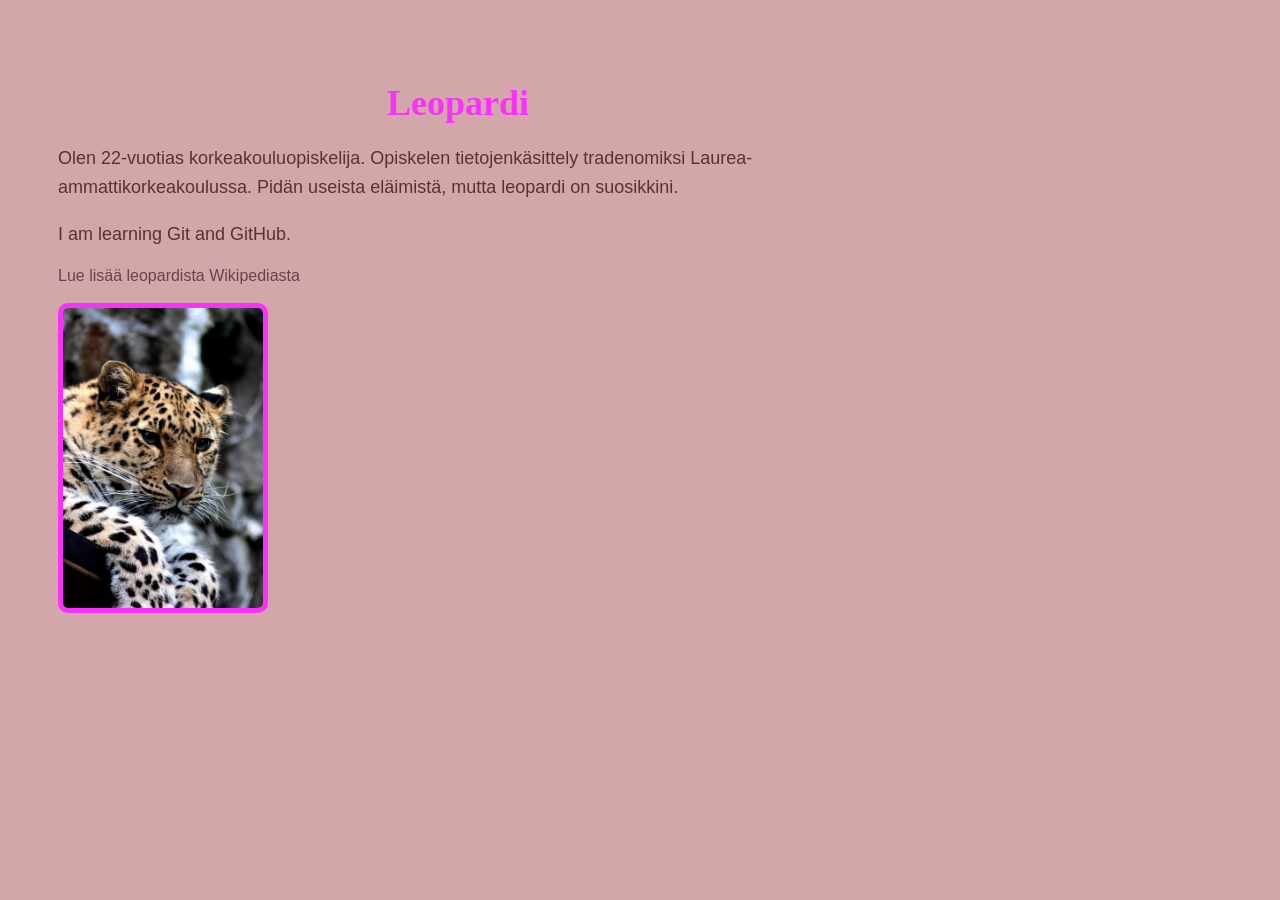
<file: WS01_html_basics/index.html>
<!DOCTYPE html>
<html lang="fi">
<head>
    <meta charset="UTF-8">
    <title>Lempieläimeni: Leopardi</title>

    <link rel="stylesheet" href="styles.css">
</head>
<body>
    <h1>Leopardi</h1>

    <p>Olen 22-vuotias korkeakouluopiskelija. Opiskelen tietojenkäsittely tradenomiksi Laurea-ammattikorkeakoulussa. Pidän useista eläimistä, mutta leopardi on suosikkini.</p>
    <p>I am learning Git and GitHub.</p>

    <a href="https://fi.wikipedia.org/wiki/Leopardi">Lue lisää leopardista Wikipediasta</a>

    <p></p>

    <img src="img/kuva1.png" alt="Kuva leopardista">


</body>
</file>
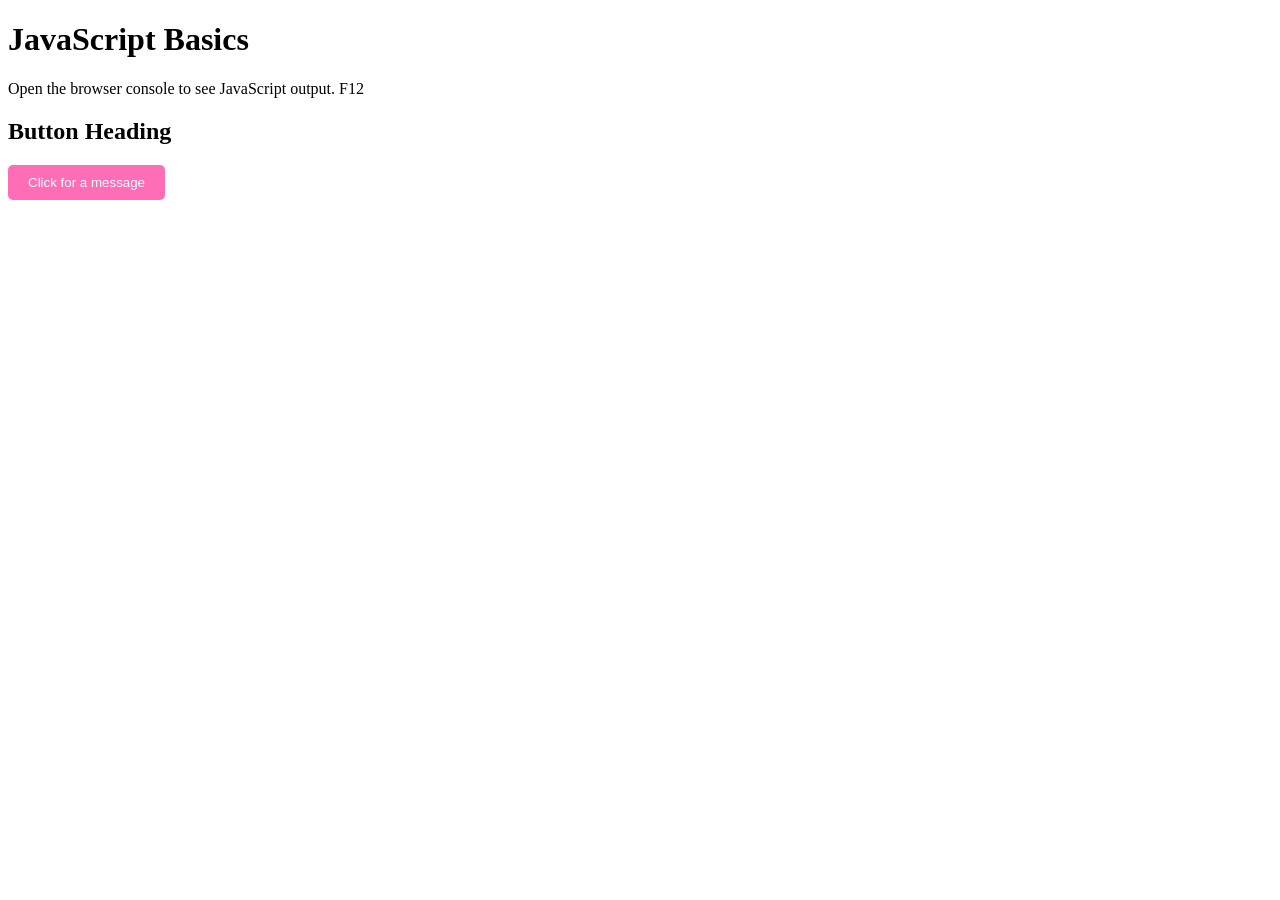
<file: WS02_JavaScript_basics/index.html>
<!DOCTYPE html>
<html lang="en">
<head>
    <meta charset="UTF-8">
    <meta name="viewport" content="width=device-width, initial-scale=1.0">
    <title>JavaScript Basics</title>

    <link rel="stylesheet" href="styles.css">
    
</head>

<body>

    <h1>JavaScript Basics</h1>
    <p>Open the browser console to see JavaScript output. F12</p>

    <h2>Button Heading</h2>
    <button onclick="viesti()">Click for a message</button>

    <!--Link to JavaScript file-->
    <script src="js/script.js"></script>
    
</body>
</html>
</file>
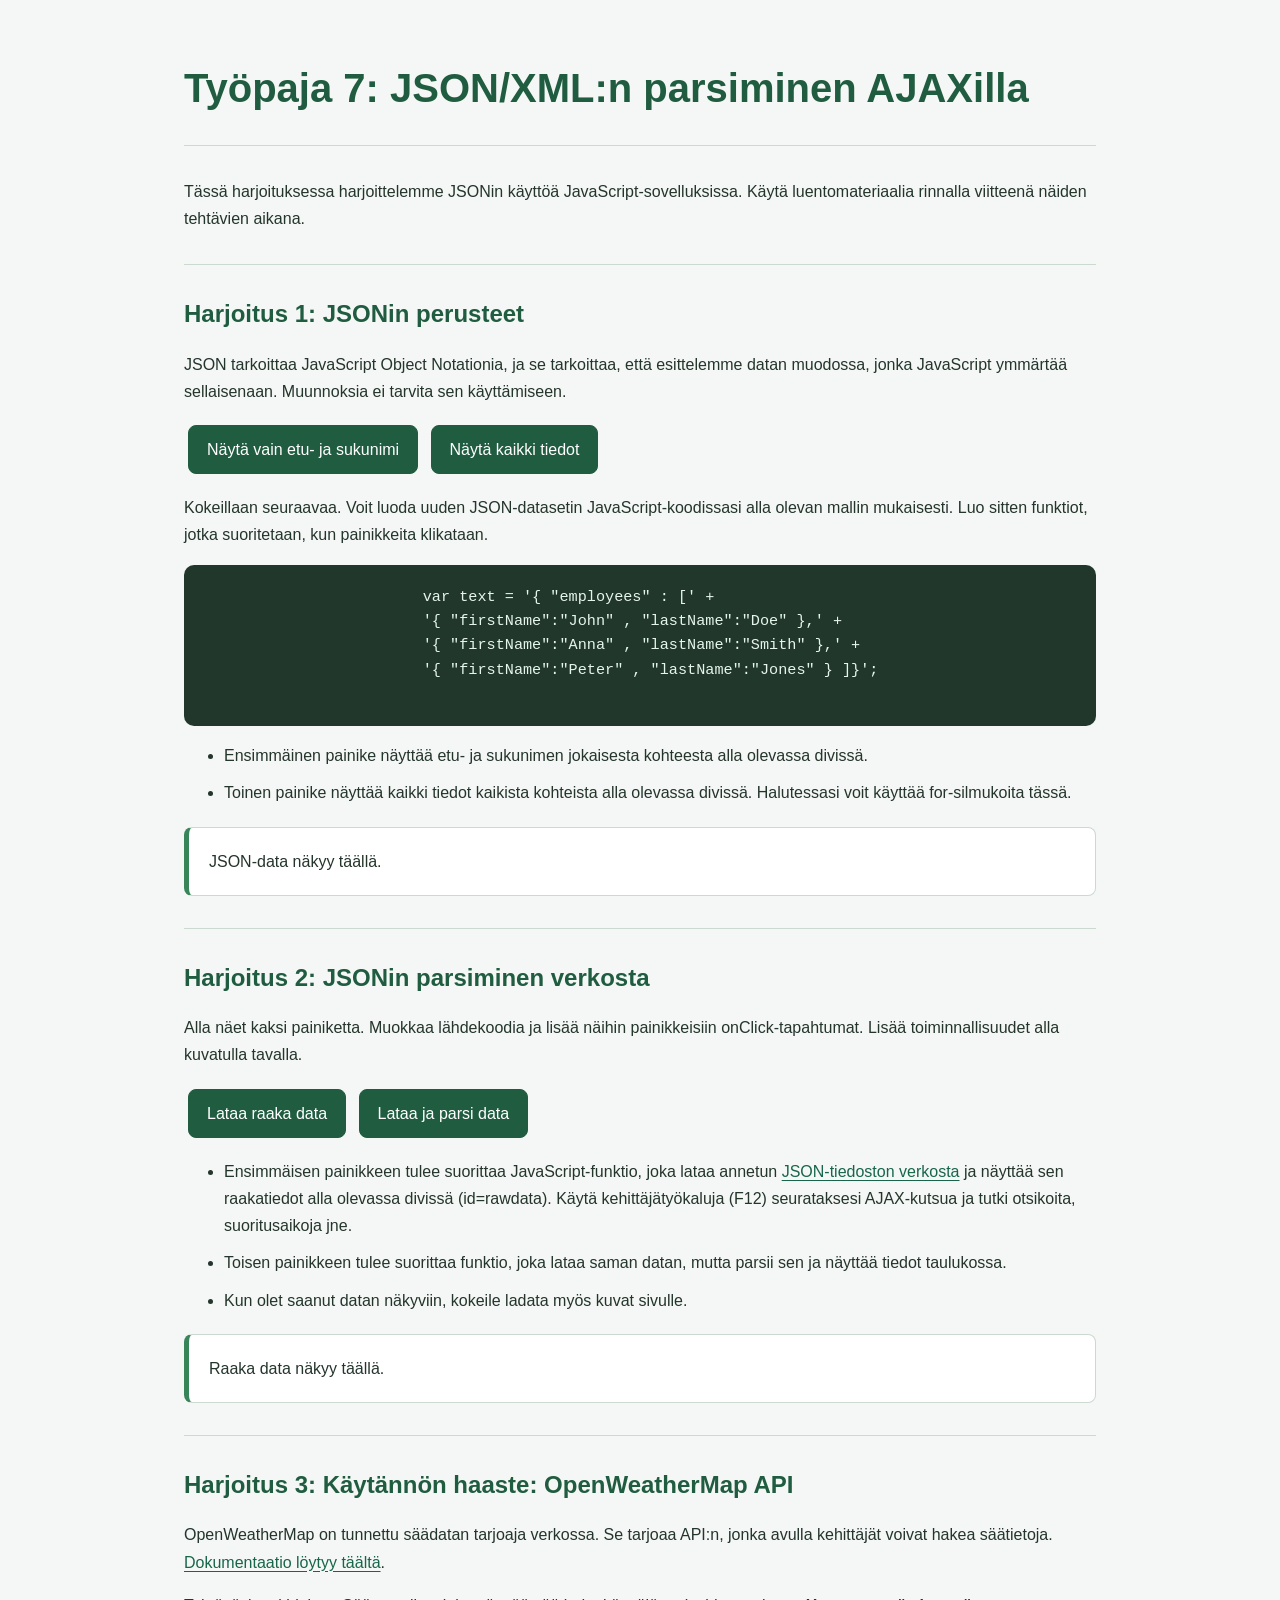
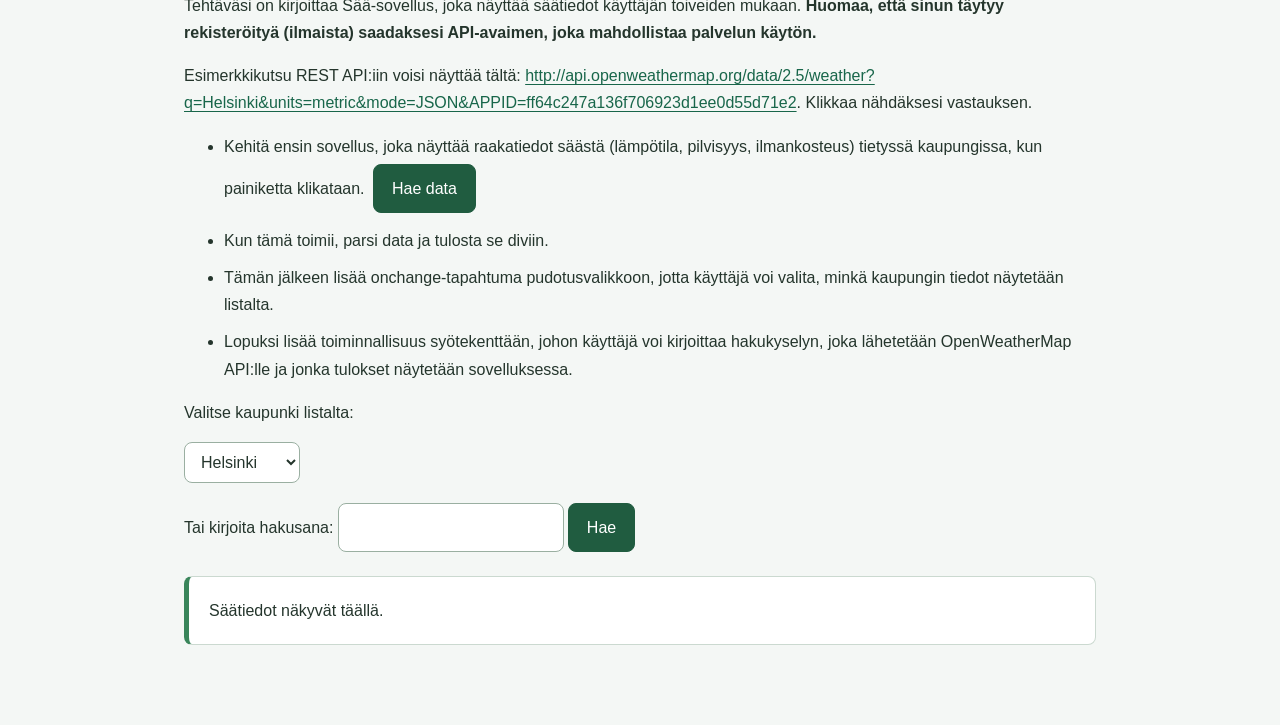
<file: WS07_AJAX/index.html>
<!DOCTYPE html>
<HTML lang="fi">

<head>
	<meta charset="utf-8">
	<title>Työpaja 7</title>
	<link rel="stylesheet" href="css/styles.css">
	<meta name="viewport" content="width=device-width, initial-scale=1">
	<script src="script.js" defer></script>
</head>

<body class="ws8">
	<h1>Työpaja 7: JSON/XML:n parsiminen AJAXilla</h1>
	<hr>
	<p>Tässä harjoituksessa harjoittelemme JSONin käyttöä JavaScript-sovelluksissa. Käytä luentomateriaalia rinnalla
		viitteenä näiden tehtävien aikana.</p>

	<hr>
	<h2>Harjoitus 1: JSONin perusteet</h2>
	<p>JSON tarkoittaa JavaScript Object Notationia, ja se tarkoittaa, että esittelemme datan muodossa, jonka JavaScript
		ymmärtää sellaisenaan. Muunnoksia ei tarvita sen käyttämiseen.</p>
	<p>
		<button id="btnNames">Näytä vain etu- ja sukunimi</button>
		<button id="btnAll">Näytä kaikki tiedot</button>
	</p>
	<p>Kokeillaan seuraavaa. Voit luoda uuden JSON-datasetin JavaScript-koodissasi alla olevan mallin mukaisesti. Luo
		sitten funktiot, jotka suoritetaan, kun painikkeita klikataan.</p>

	<pre>
			var text = '{ "employees" : [' +
			'{ "firstName":"John" , "lastName":"Doe" },' +
			'{ "firstName":"Anna" , "lastName":"Smith" },' +
			'{ "firstName":"Peter" , "lastName":"Jones" } ]}';
		</pre>
	<ul>
		<li>Ensimmäinen painike näyttää etu- ja sukunimen jokaisesta kohteesta alla olevassa divissä.</li>
		<li>Toinen painike näyttää kaikki tiedot kaikista kohteista alla olevassa divissä. Halutessasi voit käyttää
			for-silmukoita tässä.</li>
	</ul>
	<div id="jsondata">JSON-data näkyy täällä.</div>
	<hr>
	<h2>Harjoitus 2: JSONin parsiminen verkosta</h2>
	<p>Alla näet kaksi painiketta. Muokkaa lähdekoodia ja lisää näihin painikkeisiin onClick-tapahtumat. Lisää
		toiminnallisuudet alla kuvatulla tavalla.</p>
	<p>
		<button id="btnRawOmdb">Lataa raaka data</button>
		<button id="btnParsedOmdb">Lataa ja parsi data</button>
	</p>

	<ul>
		<li>Ensimmäisen painikkeen tulee suorittaa JavaScript-funktio, joka lataa annetun <a
				href="http://www.omdbapi.com/?s=star+wars&apikey=cbbc6750">JSON-tiedoston verkosta</a> ja näyttää sen
			raakatiedot alla olevassa divissä (id=rawdata). Käytä kehittäjätyökaluja (F12) seurataksesi AJAX-kutsua ja
			tutki otsikoita, suoritus­aikoja jne.</li>
		<li>Toisen painikkeen tulee suorittaa funktio, joka lataa saman datan, mutta parsii sen ja näyttää tiedot
			taulukossa.</li>
		<li>Kun olet saanut datan näkyviin, kokeile ladata myös kuvat sivulle.</li>
	</ul>
	<div id="rawdata">Raaka data näkyy täällä.</div>

	<hr>
	<h2>Harjoitus 3: Käytännön haaste: OpenWeatherMap API</h2>

	<p>OpenWeatherMap on tunnettu säädatan tarjoaja verkossa. Se tarjoaa API:n, jonka avulla kehittäjät voivat hakea
		säätietoja. <a href="https://openweathermap.org/api">Dokumentaatio löytyy täältä</a>.</p>
	<p>Tehtäväsi on kirjoittaa Sää-sovellus, joka näyttää säätiedot käyttäjän toiveiden mukaan. <b>Huomaa, että sinun
			täytyy rekisteröityä (ilmaista) saadaksesi API-avaimen, joka mahdollistaa palvelun käytön.</b></p>

	<p>Esimerkkikutsu REST API:iin voisi näyttää tältä: <a
			href="http://api.openweathermap.org/data/2.5/weather?q=Helsinki&units=metric&mode=JSON&APPID=ff64c247a136f706923d1ee0d55d71e2">http://api.openweathermap.org/data/2.5/weather?q=Helsinki&units=metric&mode=JSON&APPID=ff64c247a136f706923d1ee0d55d71e2</a>.
		Klikkaa nähdäksesi vastauksen.</p>
	<ul>
		<li>Kehitä ensin sovellus, joka näyttää raakatiedot säästä (lämpötila, pilvisyys, ilmankosteus) tietyssä
			kaupungissa, kun painiketta klikataan. <button id="fetchWeather">Hae data</button></li>
		<li>Kun tämä toimii, parsi data ja tulosta se diviin.</li>
		<li>Tämän jälkeen lisää onchange-tapahtuma pudotusvalikkoon, jotta käyttäjä voi valita, minkä kaupungin tiedot
			näytetään listalta.</li>
		<li>Lopuksi lisää toiminnallisuus syötekenttään, johon käyttäjä voi kirjoittaa hakukyselyn, joka lähetetään
			OpenWeatherMap API:lle ja jonka tulokset näytetään sovelluksessa.</li>
	</ul>
	<p>Valitse kaupunki listalta:</p>
	<select name="mySelect" id="city">
		<option value="Helsinki">Helsinki</option>
		<option value="Stockholm">Tukholma</option>
		<option value="Rome">Rooma</option>
		<option value="New York">New York</option>
	</select>
	<p>Tai kirjoita hakusana: <input id="citysearch" ><button id="search">Hae</button></p>
	<div id="weatherdata">Säätiedot näkyvät täällä.</div>

</body>

</html>
</file>
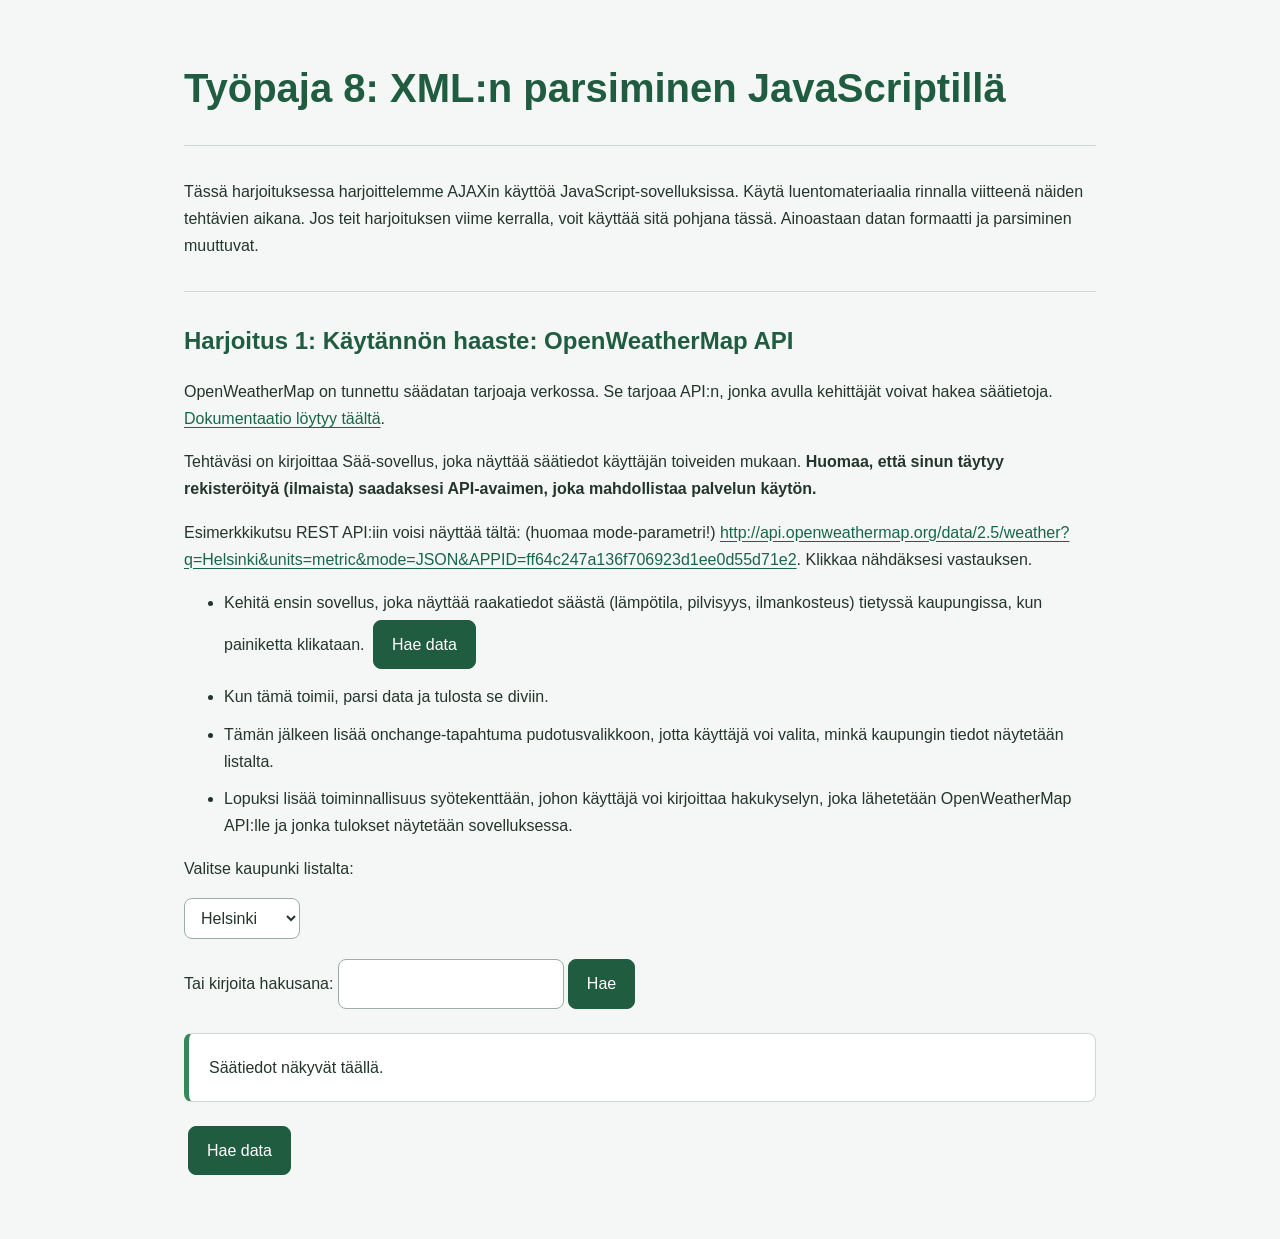
<file: WS08_XML/index.html>
<!DOCTYPE html>
<HTML lang="fi">

<head>
    <meta charset="utf-8">
    <title>Työpaja 8</title>
    <link rel="stylesheet" href="../WS07_AJAX/css/styles.css">
     <!--This is a comment. Comments are not displayed in the browser-->
    <!--defer odottaa, että HTML on luettu ennen JavaScriptin suorittamista.-->
    <script src="script.js" defer></script>
</head>

<body class="ws8">
    <h1>Työpaja 8: XML:n parsiminen JavaScriptillä</h1>
    <hr>
    <p>Tässä harjoituksessa harjoittelemme AJAXin käyttöä JavaScript-sovelluksissa. Käytä luentomateriaalia rinnalla
        viitteenä näiden tehtävien aikana. Jos teit harjoituksen viime kerralla, voit käyttää sitä pohjana tässä.
        Ainoastaan datan formaatti ja parsiminen muuttuvat.</p>

    <hr>
    <h2>Harjoitus 1: Käytännön haaste: OpenWeatherMap API</h2>

    <p>OpenWeatherMap on tunnettu säädatan tarjoaja verkossa. Se tarjoaa API:n, jonka avulla kehittäjät voivat hakea
        säätietoja. <a href="https://openweathermap.org/api">Dokumentaatio löytyy täältä</a>.</p>
    <p>Tehtäväsi on kirjoittaa Sää-sovellus, joka näyttää säätiedot käyttäjän toiveiden mukaan. <b>Huomaa, että sinun
            täytyy rekisteröityä (ilmaista) saadaksesi API-avaimen, joka mahdollistaa palvelun käytön.</b></p>

    <p>Esimerkkikutsu REST API:iin voisi näyttää tältä: (huomaa mode-parametri!) <a
            href="http://api.openweathermap.org/data/2.5/weather?q=Helsinki&units=metric&mode=xml&APPID=ff64c247a136f706923d1ee0d55d71e2">http://api.openweathermap.org/data/2.5/weather?q=Helsinki&units=metric&mode=JSON&APPID=ff64c247a136f706923d1ee0d55d71e2</a>.
        Klikkaa nähdäksesi vastauksen.</p>
    <ul>
        <li>Kehitä ensin sovellus, joka näyttää raakatiedot säästä (lämpötila, pilvisyys, ilmankosteus) tietyssä
            kaupungissa, kun painiketta klikataan. <button onclick="fetchWeatherData('Helsinki', false)">Hae data</button></li>
        <li>Kun tämä toimii, parsi data ja tulosta se diviin.</li>
        <li>Tämän jälkeen lisää onchange-tapahtuma pudotusvalikkoon, jotta käyttäjä voi valita, minkä kaupungin tiedot
            näytetään listalta.</li>
        <li>Lopuksi lisää toiminnallisuus syötekenttään, johon käyttäjä voi kirjoittaa hakukyselyn, joka lähetetään
            OpenWeatherMap API:lle ja jonka tulokset näytetään sovelluksessa.</li>
    </ul>
    <p>Valitse kaupunki listalta:</p>
    <select name="mySelect" id="city" onchange="fetchWeatherData(this.value, true)">
        <option value="Helsinki">Helsinki</option>
        <option value="Stockholm">Tukholma</option>
        <option value="Rome">Rooma</option>
        <option value="New York">New York</option>
    </select>
    <p>Tai kirjoita hakusana: <input id="citysearch" ><button id="search" onclick="fetchWeatherData(document.getElementById('citysearch').value, true)">Hae</button></p>
    <div id="weatherdata">Säätiedot näkyvät täällä.</div>

    <!--This is a comment. Comments are not displayed in the browser-->
    <button id="fetchWeather" onclick="fetchWeatherData('Helsinki', false)">Hae data</button>

</body>

</html>
</file>
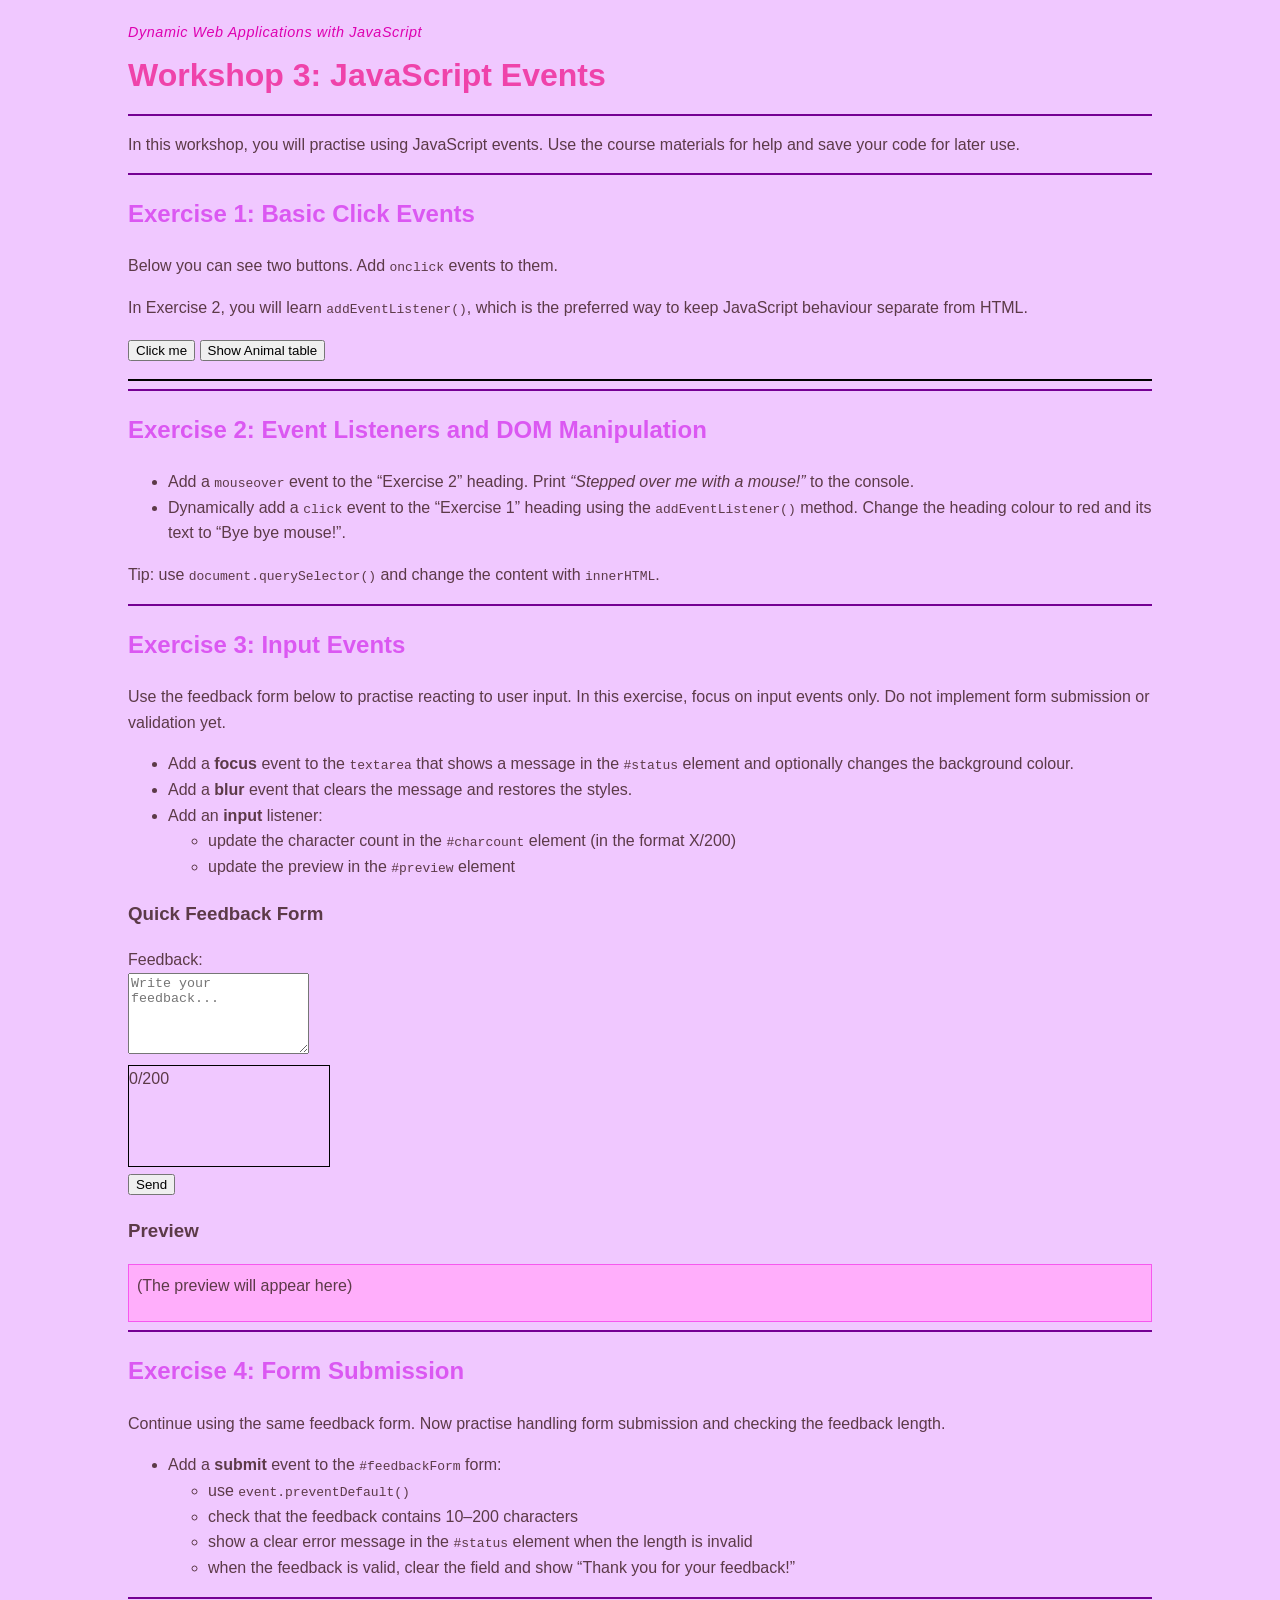
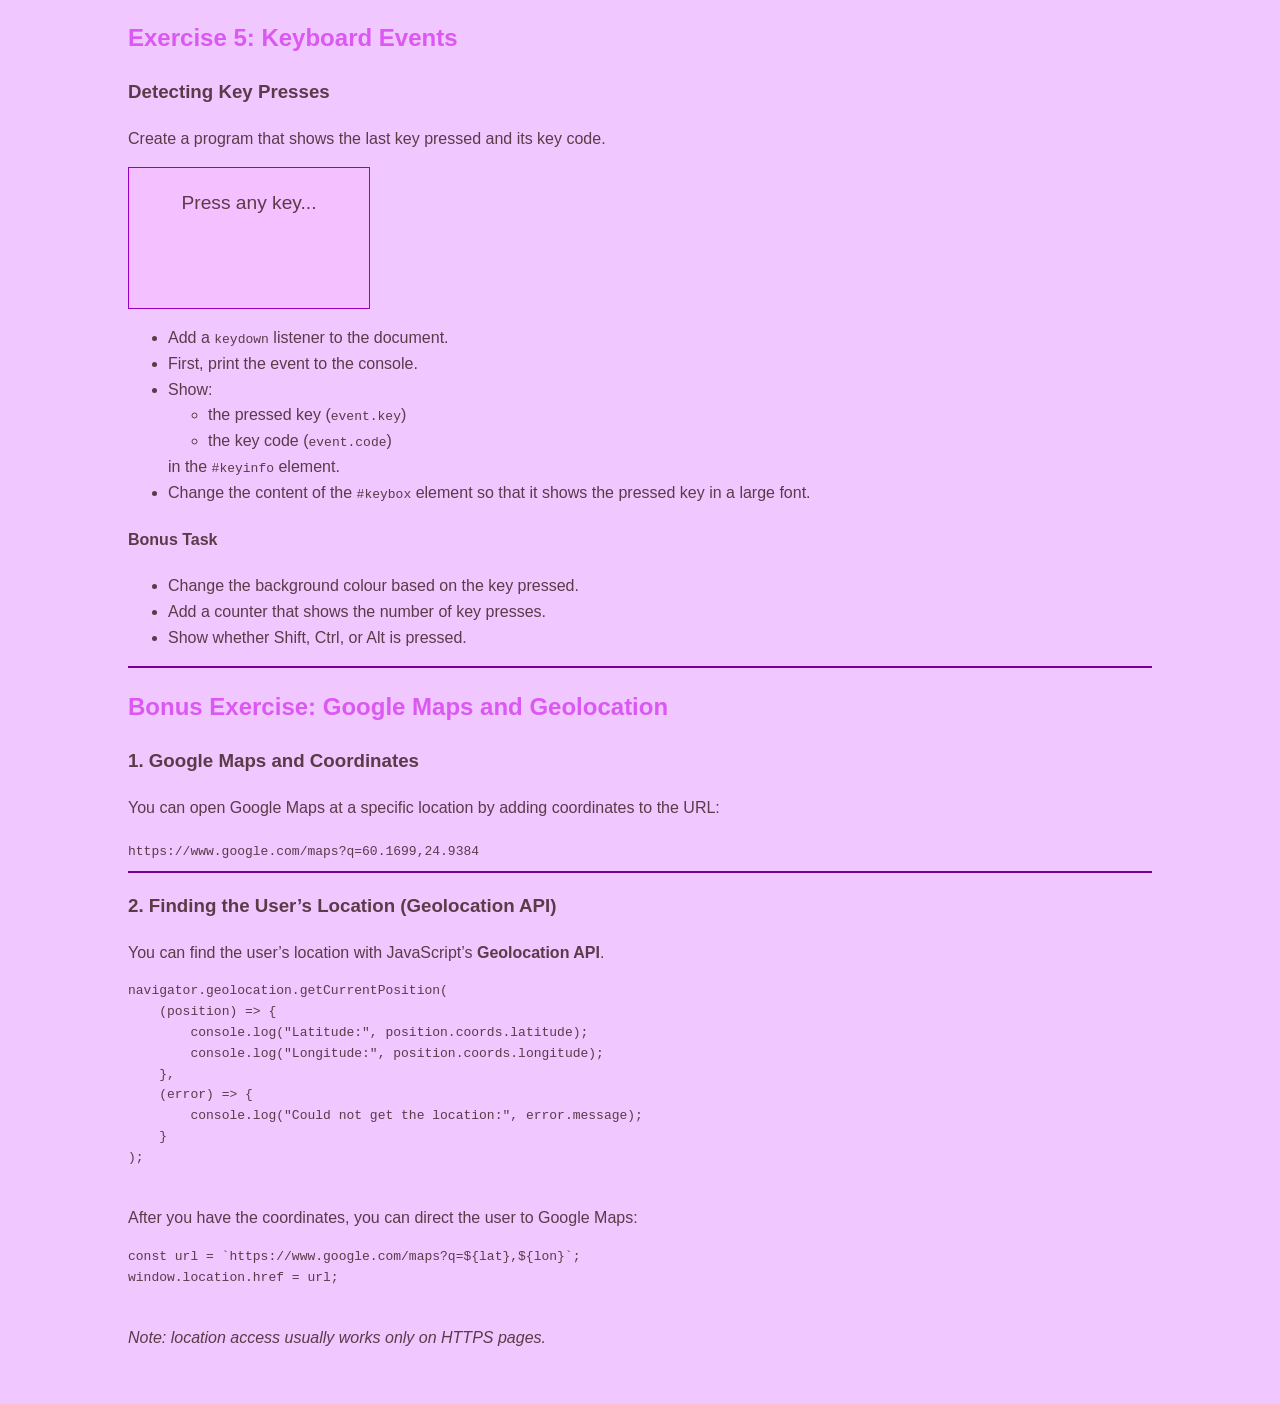
<file: WS03_JS_events/Workshop03.html>
<!DOCTYPE html>
<html lang="en">
<head>
    <meta charset="utf-8">
    <title>Workshop 3</title>
    <link rel="stylesheet" href="css/styles.css">
    <script src="js/script.js" defer></script>
</head>

<body class="ws3">
    <h1>Workshop 3: JavaScript Events</h1>
    <hr>
    <p>
        In this workshop, you will practise using JavaScript events.
        Use the course materials for help and save your code for later use.
    </p>
    <hr>

    <!-- Exercise 1 -->
    <h2>Exercise 1: Basic Click Events</h2>
    <p>Below you can see two buttons. Add <code>onclick</code> events to them.</p>
    <p>In Exercise 2, you will learn <code>addEventListener()</code>, which is the preferred way to keep JavaScript behaviour separate from HTML.</p>

    <p>
        <button onclick="alert('You clicked me!')">Click me</button>
        <button onclick="showTable()">Show Animal table</button>
    </p>

    <div id="tableContainer"></div>

    <hr>

    <!-- Exercise 2 -->
    <h2>Exercise 2: Event Listeners and DOM Manipulation</h2>
        
    <ul>
        <li>Add a <code>mouseover</code> event to the “Exercise 2” heading. Print <em>“Stepped over me with a mouse!”</em> to the console.</li>
        <li>Dynamically add a <code>click</code> event to the “Exercise 1” heading using the <code>addEventListener()</code> method. Change the heading colour to red and its text to “Bye bye mouse!”.</li>
    </ul>
    <p>Tip: use <code>document.querySelector()</code> and change the content with <code>innerHTML</code>.</p>

    <hr>

    <!-- Exercise 3 -->
    <h2>Exercise 3: Input Events</h2>
    <p>
        Use the feedback form below to practise reacting to user input.
        In this exercise, focus on input events only. Do not implement form submission or validation yet.
    </p>

    <ul>
        <li>Add a <strong>focus</strong> event to the <code>textarea</code> that shows a message in the <code>#status</code> element and optionally changes the background colour.</li>
        <li>Add a <strong>blur</strong> event that clears the message and restores the styles.</li>
        <li>Add an <strong>input</strong> listener:
            <ul>
                <li>update the character count in the <code>#charcount</code> element (in the format X/200)</li>
                <li>update the preview in the <code>#preview</code> element</li>
            </ul>
        </li>
    </ul>

    <h3>Quick Feedback Form</h3>

    <form id="feedbackForm" novalidate>
        <label for="feedback">Feedback:</label><br>
        <textarea id="feedback" placeholder="Write your feedback..." rows="5"></textarea><br>

        <div style="margin: 4px 0;">
            <span id="charcount">0/200</span>
            <span id="status" aria-live="polite" style="margin-left: 8px; color: #5e3742;"></span>
        </div>

        <button id="sendBtn" type="submit">Send</button>
    </form>

    <h3>Preview</h3>
    <div id="preview" style="border: 1px solid #f658ee; padding: 8px; min-height: 40px; background: #ffaefb;">
        (The preview will appear here)
    </div>

    <hr>

    <!-- Exercise 4 -->
    <h2>Exercise 4: Form Submission</h2>
    <p>
        Continue using the same feedback form. Now practise handling form submission and checking the feedback length.
    </p>

    <ul>
        <li>Add a <strong>submit</strong> event to the <code>#feedbackForm</code> form:
            <ul>
                <li>use <code>event.preventDefault()</code></li>
                <li>check that the feedback contains 10–200 characters</li>
                <li>show a clear error message in the <code>#status</code> element when the length is invalid</li>
                <li>when the feedback is valid, clear the field and show “Thank you for your feedback!”</li>
            </ul>
        </li>
    </ul>


    <hr>

    <!-- Exercise 5 -->
    <h2>Exercise 5: Keyboard Events</h2>

    <h3>Detecting Key Presses</h3>

    <p>
        Create a program that shows the last key pressed and its key code.
    </p>

    <div id="keybox" style="padding: 20px; border: 1px solid #9600c8; font-size: 1.2em; fontStyle: italic; background: #f5c0ff; text-align: center;">
        Press any key...
    </div>

    <p id="keyinfo"></p>

    <ul>
        <li>Add a <code>keydown</code> listener to the document.</li>
        <li>First, print the event to the console.</li>
        <li>Show:
            <ul>
                <li>the pressed key (<code>event.key</code>)</li>
                <li>the key code (<code>event.code</code>)</li>
            </ul>
            in the <code>#keyinfo</code> element.
        </li>
        <li>
            Change the content of the <code>#keybox</code> element so that it shows the pressed key in a large font.
        </li>
    </ul>

    <h4>Bonus Task</h4>
    <ul>
        <li>Change the background colour based on the key pressed.</li>
        <li>Add a counter that shows the number of key presses.</li>
        <li>Show whether Shift, Ctrl, or Alt is pressed.</li>
    </ul>

    <hr>

    <!-- Bonus Exercise -->
    <h2>Bonus Exercise: Google Maps and Geolocation</h2>

    <h3>1. Google Maps and Coordinates</h3>
    <p>
        You can open Google Maps at a specific location by adding coordinates to the URL:
    </p>
    <code>https://www.google.com/maps?q=60.1699,24.9384</code>

    <hr>

    <h3>2. Finding the User’s Location (Geolocation API)</h3>
    <p>
        You can find the user’s location with JavaScript’s <strong>Geolocation API</strong>.
    </p>

    <pre>
navigator.geolocation.getCurrentPosition(
    (position) => {
        console.log("Latitude:", position.coords.latitude);
        console.log("Longitude:", position.coords.longitude);
    },
    (error) => {
        console.log("Could not get the location:", error.message);
    }
);
    </pre>

    <p>After you have the coordinates, you can direct the user to Google Maps:</p>

    <pre>
const url = `https://www.google.com/maps?q=${lat},${lon}`;
window.location.href = url;
    </pre>

    <p><em>Note: location access usually works only on HTTPS pages.</em></p>

</body>
</html>
</file>
<file: WS01_html_basics/styles.css>
/* Style the whole page */

body {
    font-family: arial, sans-serif;

    max-width: 800px;

    background-color: hsl(356, 33%, 74%);

    padding: 50px;
    
}
/* Style the main heading */

h1 {
    color: hsl(299, 97%, 59%);
    font-size: 36px;
    font-family: "Cinzel", serif;
    text-align: center;
    margin-bottom: 20px;
}

    /* Change the text color */


/* Style all paragraphs */

p {
    color: hsl(0, 25%, 27%);
    font-size: 18px;
    line-height: 1.6;
}

    /* Set the text size */


    /* Add space between lines of text */


/* Style all images */

img {
    max-width: 100%;
    width: 200px;
    border-radius: 10px;
    border-left: 5px solid hsl(299, 97%, 59%);
    border-right: 5px solid hsl(299, 97%, 59%);
    border-top: 5px solid hsl(299, 97%, 59%);
    border-bottom: 5px solid hsl(299, 97%, 59%);
}


    /* Prevent images from becoming wider than their container */


    /* Round the corners of images */

/* Style all links */

    /* Change the link color */

a {
    color: hsl(348, 26%, 34%);
    text-decoration: none;
}


/* Style links when the mouse is over them */

    /* Remove the underline from links */
</file>
<file: WS02_JavaScript_basics/styles.css>
/* napin ulkoasun säätäminen */
button {
    background-color: #ff6db6; /* taustaväri */
    color: white; /* teksti */
    padding: 10px 20px; /* sisäiset marginaalit */
    border: none; /* ei reunusta */
    border-radius: 5px; /* pyöristetyt kulmat */
}
</file>
<file: WS07_AJAX/css/styles.css>
/* Työpaja 7 – JSON ja AJAX */

* {
  box-sizing: border-box;
}

body.ws8 {
  max-width: 960px;
  margin: 0 auto;
  padding: 36px 24px 60px;
  background-color: #f4f7f5;
  color: #24352c;
  font-family: Arial, Helvetica, sans-serif;
  font-size: 16px;
  line-height: 1.7;
}

.ws8 h1 {
  color: #205c40;
  font-size: clamp(1.8rem, 4vw, 2.5rem);
  line-height: 1.25;
}

.ws8 h2 {
  margin-top: 32px;
  color: #205c40;
  line-height: 1.4;
}

.ws8 hr {
  margin: 32px 0;
  border: 0;
  border-top: 1px solid #cbd9d0;
}

.ws8 a {
  color: #18664a;
  overflow-wrap: anywhere;
  text-underline-offset: 3px;
}

.ws8 li {
  margin-bottom: 10px;
}

.ws8 button,
.ws8 input,
.ws8 select {
  font: inherit;
}

.ws8 button {
  margin: 4px;
  padding: 10px 18px;
  border: 1px solid #205c40;
  border-radius: 8px;
  background-color: #205c40;
  color: white;
  cursor: pointer;
}

.ws8 button:hover {
  background-color: #16452f;
}

.ws8 input,
.ws8 select {
  max-width: 100%;
  padding: 10px 12px;
  border: 1px solid #9aafa1;
  border-radius: 8px;
  background-color: white;
  color: #24352c;
}

.ws8 :is(button, input, select, a):focus-visible {
  outline: 3px solid #b46b00;
  outline-offset: 3px;
}

.ws8 pre {
  padding: 20px;
  overflow-x: auto;
  border-radius: 10px;
  background-color: #22372b;
  color: #e6f5eb;
  font-size: 0.95rem;
  line-height: 1.6;
}

.ws8 #jsondata,
.ws8 #rawdata,
.ws8 #weatherdata {
  margin: 20px 0;
  padding: 20px;
  overflow-wrap: anywhere;
  overflow-x: auto;
  border: 1px solid #cbd9d0;
  border-left: 5px solid #39855a;
  border-radius: 8px;
  background-color: white;
}

.ws8 table {
  width: 100%;
  border-collapse: collapse;
}

.ws8 th,
.ws8 td {
  padding: 12px;
  border: 1px solid #cbd9d0;
  text-align: left;
  vertical-align: top;
}

.ws8 th {
  background-color: #e4eee7;
}

.ws8 img {
  max-width: 100%;
  height: auto;
}
</file>
<file: WS03_JS_events/css/styles.css>
body {
  font-family: "Trebuchet MS", Helvetica, sans-serif;
  color: #473131;
  margin: 20px;
}
.ws3 {
  max-width: 1080px;
  margin: 0 auto;
  padding: 0 28px 40px;
  box-sizing: border-box;
  background: #f0c8ff;
  color: #5c3a48;
  line-height: 1.6;
}
h1:before {
  content: "Dynamic Web Applications with JavaScript";
  display: block;
  font-size: 60%;
  font-style: italic;
}
.ws3 h1 {
  margin-bottom: 12px;
  color: #ef43aa;
  font-size: 2em;
  font-weight: 600;
}
.ws3 h1::before {
  margin-bottom: 6px;
  color: #de00b1;
  font-size: 45%;
  font-weight: 400;
  letter-spacing: 0.04em;
}
.ws3 h2 {
  color: #db58f2;
}
.ws3 hr {
  border: 0;
  border-top: 2px solid #750093;
}
.red-box {
  background: red;
  width: 50px;
  height: 50px;
}
.no-border {
  border: 0;
  height: auto;
  padding: 0;
  margin: 0;
}
.red,
.error,
.error textarea,
.error input {
  border-color: red;
  color: red;
}
div.border {
  border: 1px solid black;
  padding: 5px;
  float: left;
}
.clear {
  clear: both;
}
.ws3 div,
.ws4.div {
  width: 200px;
  height: 100px;
  border: 1px solid black;
}
.ws3 #tableContainer,
.ws3 #preview {
  width: auto;
  height: auto;
}
.ws3 table.display {
  width: 100%;
  max-width: 760px;
  margin: 16px 0;
}
.ws3 pre {
  max-width: 100%;
  overflow-x: auto;
  white-space: pre-wrap;
  overflow-wrap: anywhere;
}
.ws3 table,
.ws3 tr,
.ws3 td {
  margin: 10px;
  padding: 10px;
}
.ws3 table,
.ws3 tr,
.ws3 td,
.ws3 th,
.ws5 table,
ws5.tr,
ws5.td {
  border: 1px solid gray;
  width: 50%;
  border-collapse: collapse;
  padding: 5px;
}
table.display {
  width: 80%;
}
.ws4 img {
  position: relative;
  left: 0px;
}
.ws5 div {
  width: 200px;
  margin: 20px;
  padding: 20px;
  border: 1px solid black;
}
.ws5 span {
  display: none;
}
.ws5 .error span {
  display: block;
}
.ws6 div {
  margin-bottom: 10px;
}
.ws6 table,
.ws6 tr,
.ws6 td,
.ws7 table,
.ws7 tr,
.ws7 td {
  border: 1px solid gray;
  width: 50%;
}
.ws7 div {
  min-width: 200px;
  width: auto;
  min-height: 200px;
  height: auto;
  border: 1px solid black;
}
.ws8 table {
  border-collapse: collapse;
  width: 700px;
  border: 1px solid black;
}
.ws8 th,
.ws8 td {
  padding: 4px;
  font-family: Verdana;
  font-size: 12px;
}
.ws8 tr:nth-child(even) {
  background-color: #f2f2f2;
}
.ws8 th,
.ws8 td {
  border: 1px solid #ddd;
}
.ws8 td {
  height: 40px;
  text-align: center;
  vertical-align: middle;
}
.ws8 img {
  width: 100px;
}
#jsondata,
#rawdata,
#weatherdata {
  border: 1px solid black;
  padding: 10px;
}
.ws9 div {
  width: 200px;
  height: 100px;
  border: 1px solid black;
}
#ajax {
  width: 80%;
  height: 500px;
  border: 1px solid black;
  overflow: auto;
  padding: 20px;
}
.ws-9 #main-content {
  width: 100%;
  height: auto;
  border: 0;
}
</file>
